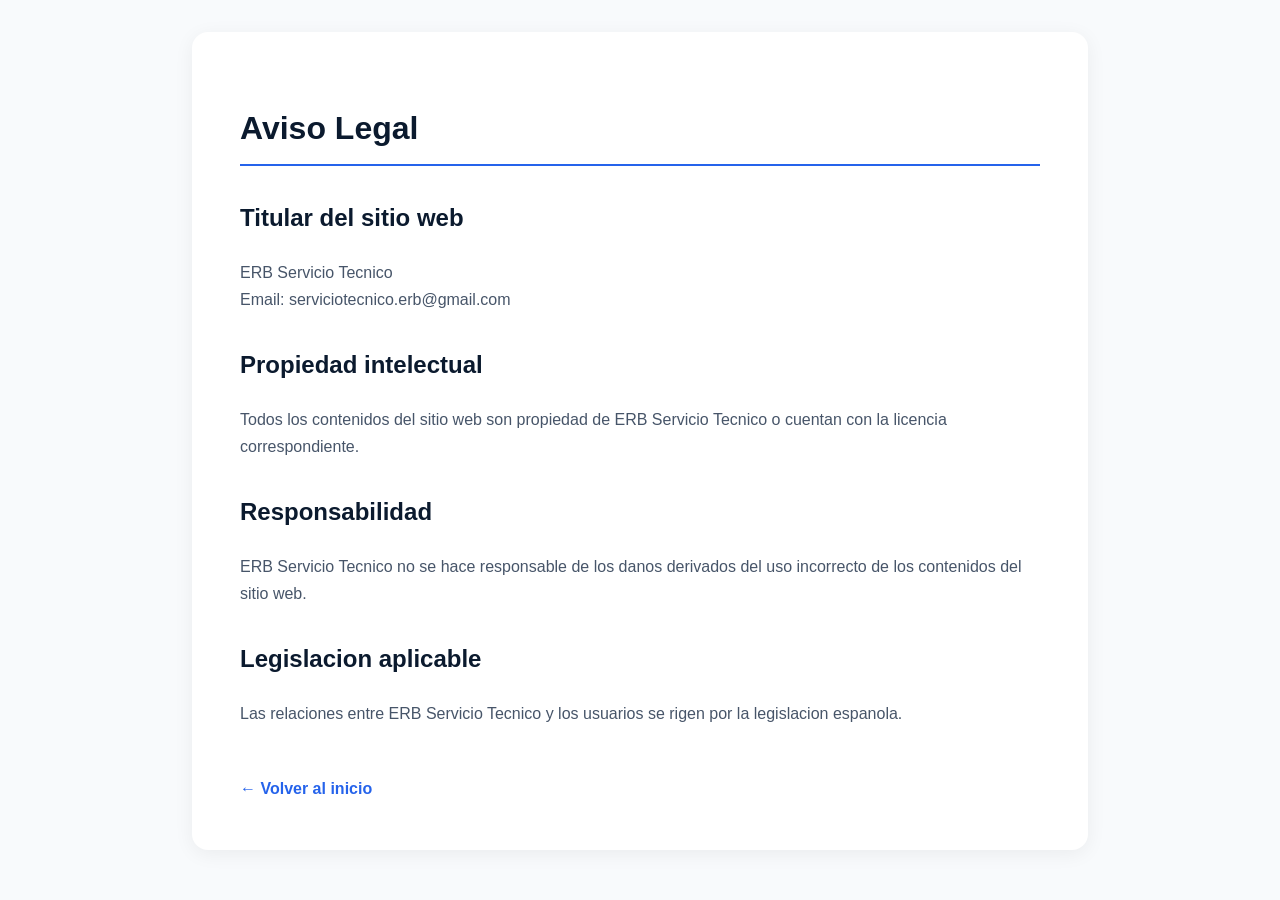
<file: aviso-legal.html>
<!DOCTYPE html>
<html lang="es">
<head>
    <meta charset="UTF-8">
    <meta name="viewport" content="width=device-width, initial-scale=1.0">
    <title>Aviso Legal | ERB Servicio Tecnico</title>
    <meta name="robots" content="noindex">
    <style>
        body{margin:0;font-family:'Segoe UI',sans-serif;background:#f8fafc;color:#0f172a;line-height:1.7;padding:2rem;}
        .container{max-width:800px;margin:0 auto;background:#fff;padding:3rem;border-radius:16px;box-shadow:0 4px 20px rgba(0,0,0,0.06);}
        h1{color:#0b1a2e;border-bottom:2px solid #2563eb;padding-bottom:0.5rem;}
        h2{color:#0b1a2e;margin-top:2rem;}
        p{color:#475569;}
        a{color:#2563eb;}
        .back{display:inline-block;margin-top:2rem;color:#2563eb;text-decoration:none;font-weight:600;}
    </style>
</head>
<body>
    <div class="container">
        <h1>Aviso Legal</h1>
        <h2>Titular del sitio web</h2>
        <p>ERB Servicio Tecnico<br>Email: serviciotecnico.erb@gmail.com</p>
        <h2>Propiedad intelectual</h2>
        <p>Todos los contenidos del sitio web son propiedad de ERB Servicio Tecnico o cuentan con la licencia correspondiente.</p>
        <h2>Responsabilidad</h2>
        <p>ERB Servicio Tecnico no se hace responsable de los danos derivados del uso incorrecto de los contenidos del sitio web.</p>
        <h2>Legislacion aplicable</h2>
        <p>Las relaciones entre ERB Servicio Tecnico y los usuarios se rigen por la legislacion espanola.</p>
        <a href="/" class="back">&larr; Volver al inicio</a>
    </div>
</body>
</html>
</file>
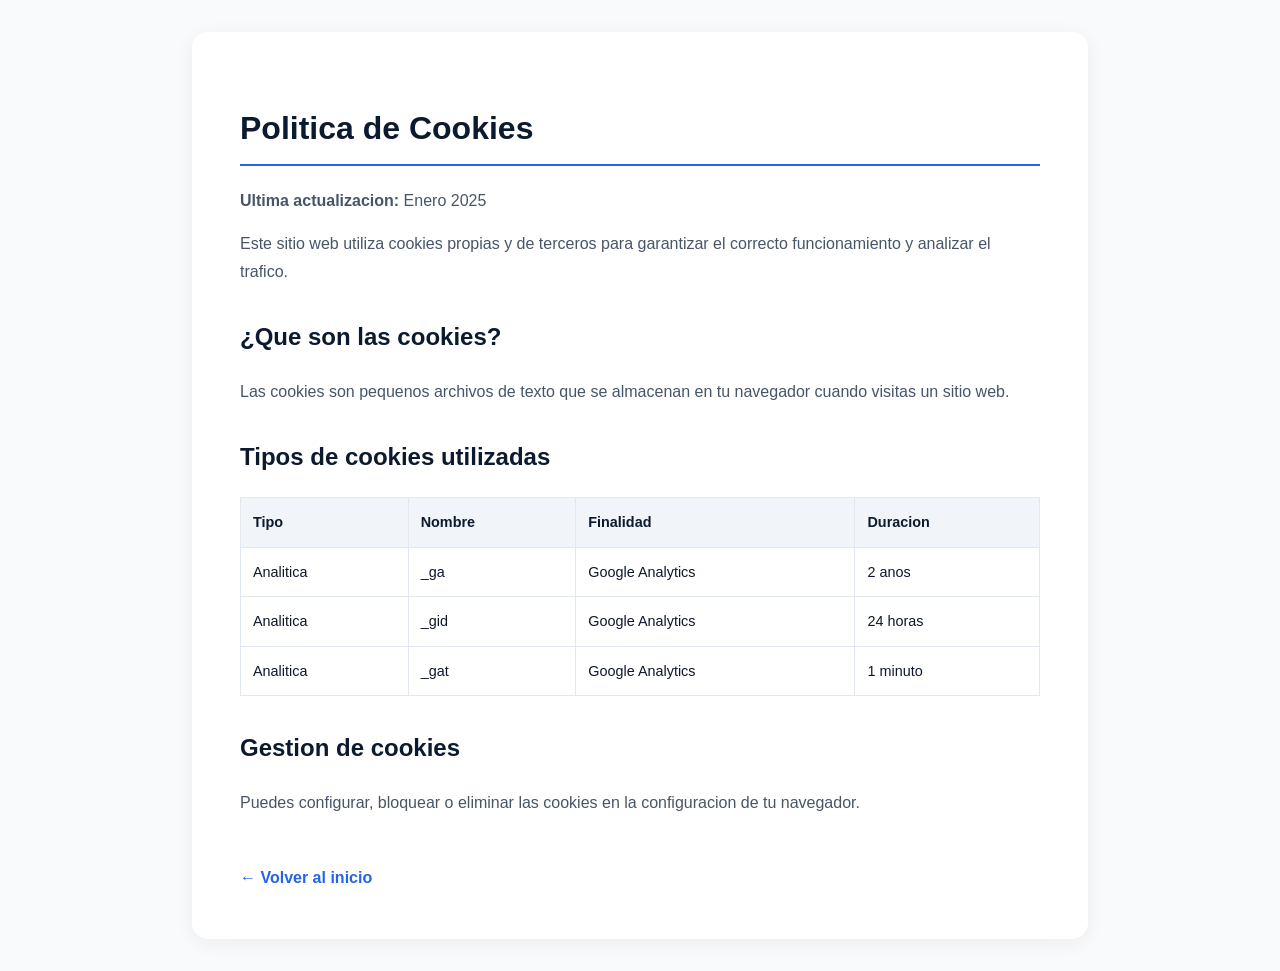
<file: politica-cookies.html>
<!DOCTYPE html>
<html lang="es">
<head>
    <meta charset="UTF-8">
    <meta name="viewport" content="width=device-width, initial-scale=1.0">
    <title>Politica de Cookies | ERB Servicio Tecnico</title>
    <meta name="robots" content="noindex">
    <style>
        body{margin:0;font-family:'Segoe UI',sans-serif;background:#f8fafc;color:#0f172a;line-height:1.7;padding:2rem;}
        .container{max-width:800px;margin:0 auto;background:#fff;padding:3rem;border-radius:16px;box-shadow:0 4px 20px rgba(0,0,0,0.06);}
        h1{color:#0b1a2e;border-bottom:2px solid #2563eb;padding-bottom:0.5rem;}
        h2{color:#0b1a2e;margin-top:2rem;}
        p{color:#475569;}
        a{color:#2563eb;}
        .back{display:inline-block;margin-top:2rem;color:#2563eb;text-decoration:none;font-weight:600;}
        table{width:100%;border-collapse:collapse;margin:1rem 0;}
        th,td{border:1px solid #e2e8f0;padding:0.75rem;text-align:left;font-size:0.9rem;}
        th{background:#f1f5f9;color:#0b1a2e;}
    </style>
</head>
<body>
    <div class="container">
        <h1>Politica de Cookies</h1>
        <p><strong>Ultima actualizacion:</strong> Enero 2025</p>
        <p>Este sitio web utiliza cookies propias y de terceros para garantizar el correcto funcionamiento y analizar el trafico.</p>
        <h2>¿Que son las cookies?</h2>
        <p>Las cookies son pequenos archivos de texto que se almacenan en tu navegador cuando visitas un sitio web.</p>
        <h2>Tipos de cookies utilizadas</h2>
        <table>
            <tr><th>Tipo</th><th>Nombre</th><th>Finalidad</th><th>Duracion</th></tr>
            <tr><td>Analitica</td><td>_ga</td><td>Google Analytics</td><td>2 anos</td></tr>
            <tr><td>Analitica</td><td>_gid</td><td>Google Analytics</td><td>24 horas</td></tr>
            <tr><td>Analitica</td><td>_gat</td><td>Google Analytics</td><td>1 minuto</td></tr>
        </table>
        <h2>Gestion de cookies</h2>
        <p>Puedes configurar, bloquear o eliminar las cookies en la configuracion de tu navegador.</p>
        <a href="/" class="back">&larr; Volver al inicio</a>
    </div>
</body>
</html>
</file>
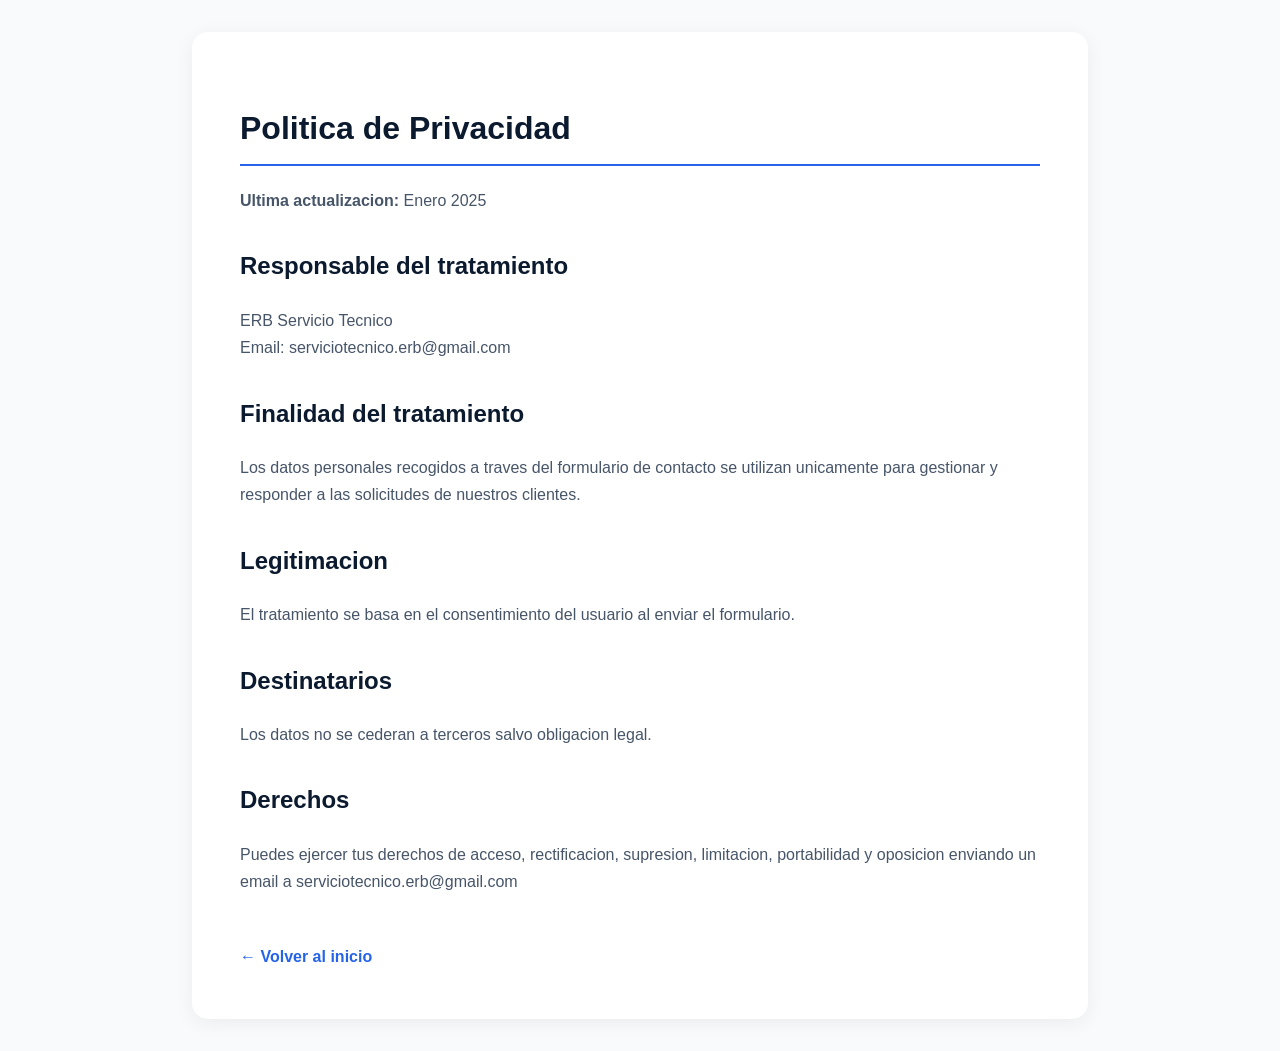
<file: politica-privacidad.html>
<!DOCTYPE html>
<html lang="es">
<head>
    <meta charset="UTF-8">
    <meta name="viewport" content="width=device-width, initial-scale=1.0">
    <title>Politica de Privacidad | ERB Servicio Tecnico</title>
    <meta name="robots" content="noindex">
    <style>
        body{margin:0;font-family:'Segoe UI',sans-serif;background:#f8fafc;color:#0f172a;line-height:1.7;padding:2rem;}
        .container{max-width:800px;margin:0 auto;background:#fff;padding:3rem;border-radius:16px;box-shadow:0 4px 20px rgba(0,0,0,0.06);}
        h1{color:#0b1a2e;border-bottom:2px solid #2563eb;padding-bottom:0.5rem;}
        h2{color:#0b1a2e;margin-top:2rem;}
        p{color:#475569;}
        a{color:#2563eb;}
        .back{display:inline-block;margin-top:2rem;color:#2563eb;text-decoration:none;font-weight:600;}
    </style>
</head>
<body>
    <div class="container">
        <h1>Politica de Privacidad</h1>
        <p><strong>Ultima actualizacion:</strong> Enero 2025</p>
        <h2>Responsable del tratamiento</h2>
        <p>ERB Servicio Tecnico<br>Email: serviciotecnico.erb@gmail.com</p>
        <h2>Finalidad del tratamiento</h2>
        <p>Los datos personales recogidos a traves del formulario de contacto se utilizan unicamente para gestionar y responder a las solicitudes de nuestros clientes.</p>
        <h2>Legitimacion</h2>
        <p>El tratamiento se basa en el consentimiento del usuario al enviar el formulario.</p>
        <h2>Destinatarios</h2>
        <p>Los datos no se cederan a terceros salvo obligacion legal.</p>
        <h2>Derechos</h2>
        <p>Puedes ejercer tus derechos de acceso, rectificacion, supresion, limitacion, portabilidad y oposicion enviando un email a serviciotecnico.erb@gmail.com</p>
        <a href="/" class="back">&larr; Volver al inicio</a>
    </div>
</body>
</html>
</file>
